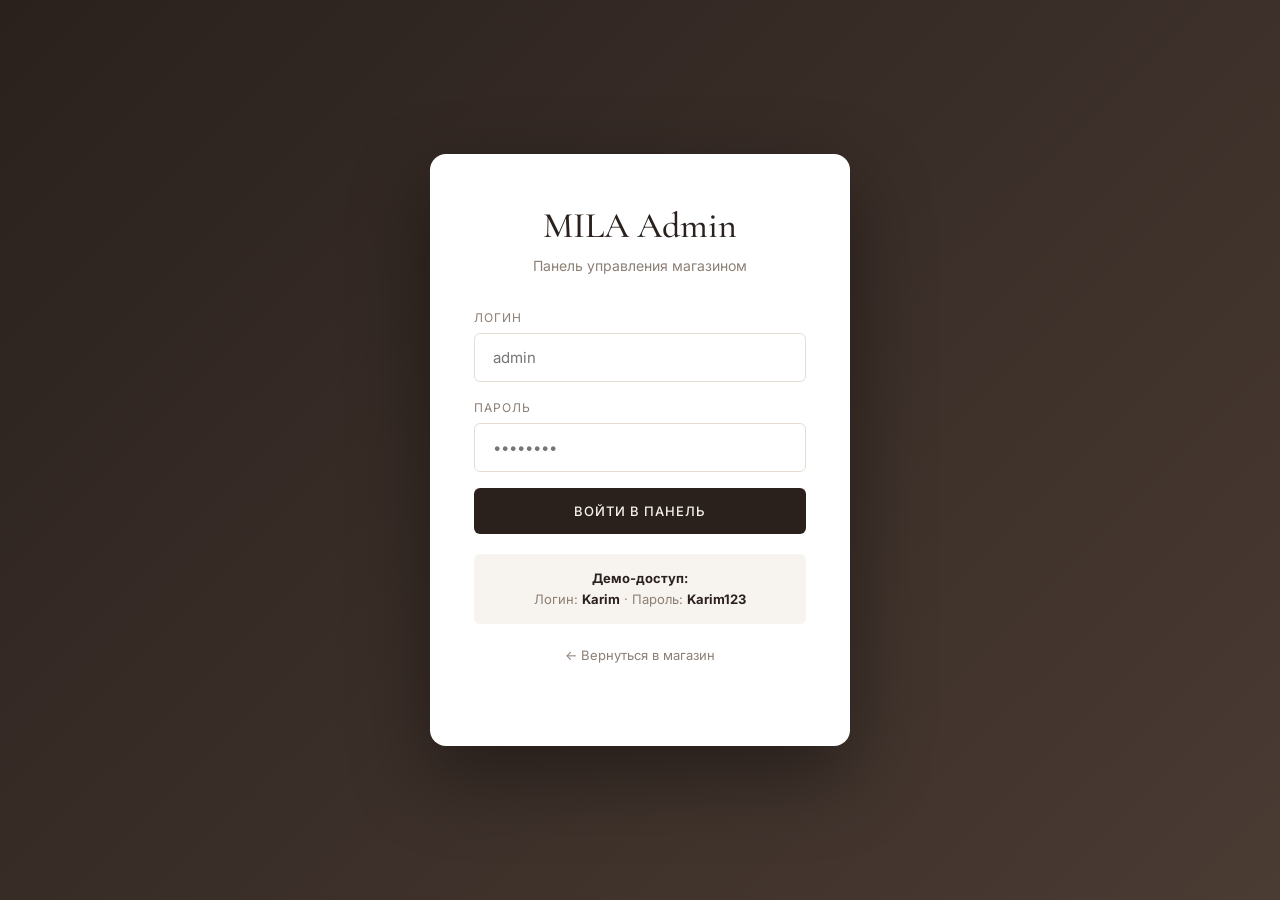
<file: admin.html>
<!DOCTYPE html>
<html lang="ru">
<head>
<meta charset="UTF-8">
<meta name="viewport" content="width=device-width, initial-scale=1.0">
<title>MILA — Админ-панель</title>
<link href="https://fonts.googleapis.com/css2?family=Cormorant+Garamond:wght@400;500;600&family=Inter:wght@300;400;500;600;700&display=swap" rel="stylesheet">
<link rel="stylesheet" href="style.css">
<style>
  .admin-login {
    min-height: 100vh;
    display: flex; align-items: center; justify-content: center;
    background: linear-gradient(135deg, #2A211D 0%, #4A3B33 100%);
    padding: 20px;
  }
  .admin-login__box {
    background: #fff; padding: 50px 44px; border-radius: 16px;
    max-width: 420px; width: 100%; text-align: center;
    box-shadow: 0 30px 80px rgba(0,0,0,.4);
  }
  .admin-login__box h1 { font-family: 'Cormorant Garamond', serif; font-size: 36px; margin-bottom: 8px; }
  .admin-login__box p { color: #8C7F75; font-size: 14px; margin-bottom: 30px; }
  .admin-login__box form { display: flex; flex-direction: column; gap: 16px; text-align: left; }
  .admin-login__box label { font-size: 12px; letter-spacing: 1px; text-transform: uppercase; color: #8C7F75; margin-bottom: 6px; display: block; }
  .admin-login__box input {
    width: 100%; padding: 14px 18px; border: 1px solid #E5DDD3;
    border-radius: 6px; font-size: 15px; outline: none;
  }
  .admin-login__box input:focus { border-color: #2A211D; }
  .admin-login__hint {
    background: #F7F3EE; padding: 14px; border-radius: 6px;
    font-size: 13px; color: #8C7F75; margin-top: 20px;
  }
  .admin-login__hint strong { color: #2A211D; }

  /* ADMIN PANEL */
  .admin {
    display: none; min-height: 100vh; background: #F7F3EE;
  }
  .admin.active { display: block; }
  .admin__header {
    background: #2A211D; color: #F7F3EE; padding: 18px 40px;
    display: flex; justify-content: space-between; align-items: center;
    position: sticky; top: 0; z-index: 10;
  }
  .admin__header h1 { font-family: 'Cormorant Garamond', serif; font-size: 24px; letter-spacing: 3px; }
  .admin__header-actions { display: flex; gap: 12px; align-items: center; }
  .admin__header a, .admin__header button {
    color: #F7F3EE; font-size: 13px; padding: 8px 16px;
    border: 1px solid rgba(247,243,238,.2); border-radius: 30px;
    transition: .2s; background: none; cursor: pointer;
  }
  .admin__header a:hover, .admin__header button:hover { background: #E8CFC1; color: #2A211D; }

  .admin__container { max-width: 1200px; margin: 0 auto; padding: 40px; }
  .admin__stats {
    display: grid; grid-template-columns: repeat(4, 1fr);
    gap: 20px; margin-bottom: 40px;
  }
  .admin__stat {
    background: #fff; padding: 26px; border-radius: 12px;
    box-shadow: 0 4px 16px rgba(42,33,29,.05);
  }
  .admin__stat-label { font-size: 12px; letter-spacing: 1.5px; text-transform: uppercase; color: #8C7F75; margin-bottom: 8px; }
  .admin__stat-value { font-family: 'Cormorant Garamond', serif; font-size: 36px; font-weight: 600; color: #2A211D; }

  .admin__toolbar {
    display: flex; justify-content: space-between; align-items: center;
    margin-bottom: 24px; flex-wrap: wrap; gap: 12px;
  }
  .admin__toolbar h2 { font-family: 'Cormorant Garamond', serif; font-size: 28px; }
  .admin__toolbar-actions { display: flex; gap: 10px; }
  .admin-btn {
    padding: 12px 22px; border-radius: 6px; cursor: pointer;
    font-size: 13px; letter-spacing: 1px; text-transform: uppercase;
    border: none; transition: .2s; font-weight: 500;
  }
  .admin-btn--primary { background: #2A211D; color: #F7F3EE; }
  .admin-btn--primary:hover { background: #C97A7A; }
  .admin-btn--ghost { background: #fff; color: #2A211D; border: 1px solid #E5DDD3; }
  .admin-btn--ghost:hover { border-color: #2A211D; }
  .admin-btn--danger { background: #C97A7A; color: #fff; }
  .admin-btn--danger:hover { background: #a55d5d; }
  .admin-btn--sm { padding: 8px 14px; font-size: 11px; }

  .admin__table {
    background: #fff; border-radius: 12px; overflow: hidden;
    box-shadow: 0 4px 16px rgba(42,33,29,.05);
  }
  .admin__table-head, .admin__row {
    display: grid;
    grid-template-columns: 80px 1fr 120px 100px 120px 90px 120px;
    gap: 16px; padding: 16px 20px; align-items: center;
  }
  .admin__table-head {
    background: #F7F3EE; font-size: 11px; letter-spacing: 1.5px;
    text-transform: uppercase; color: #8C7F75; font-weight: 600;
  }
  .admin__row { border-top: 1px solid #F0EAE2; font-size: 14px; }
  .admin__row:hover { background: #FAF7F4; }
  .admin__row img { width: 60px; height: 75px; object-fit: cover; border-radius: 6px; }
  .admin__row-name { font-weight: 500; }
  .admin__row-cat { font-size: 12px; color: #8C7F75; text-transform: uppercase; letter-spacing: 1px; }
  .admin__row-price { font-weight: 600; }
  .admin__row-actions { display: flex; gap: 6px; }

  .admin__empty {
    text-align: center; padding: 80px 20px; background: #fff; border-radius: 12px;
  }
  .admin__empty-icon { font-size: 60px; margin-bottom: 16px; opacity: .4; }
  .admin__empty h3 { font-family: 'Cormorant Garamond', serif; font-size: 26px; margin-bottom: 10px; }
  .admin__empty p { color: #8C7F75; margin-bottom: 24px; }

  /* ADMIN PRODUCT MODAL */
  .admin-modal {
    position: fixed; inset: 0; background: rgba(42,33,29,.6);
    display: flex; align-items: center; justify-content: center;
    z-index: 100; opacity: 0; pointer-events: none; transition: .3s; padding: 20px;
    overflow-y: auto;
  }
  .admin-modal.active { opacity: 1; pointer-events: auto; }
  .admin-modal__box {
    background: #fff; padding: 40px; border-radius: 16px;
    max-width: 600px; width: 100%; max-height: 90vh; overflow-y: auto;
    position: relative;
  }
  .admin-modal__box h3 { font-family: 'Cormorant Garamond', serif; font-size: 28px; margin-bottom: 24px; }
  .admin-form .form-group { margin-bottom: 16px; }
  .admin-form label { display: block; font-size: 12px; letter-spacing: 1px; text-transform: uppercase; color: #8C7F75; margin-bottom: 6px; }
  .admin-form input, .admin-form select, .admin-form textarea {
    width: 100%; padding: 12px 16px; border: 1px solid #E5DDD3;
    border-radius: 6px; font-size: 14px; outline: none; font-family: inherit;
  }
  .admin-form input:focus, .admin-form select:focus, .admin-form textarea:focus { border-color: #2A211D; }
  .admin-form .form-row { display: grid; grid-template-columns: 1fr 1fr; gap: 14px; }
  .admin-form__actions { display: flex; gap: 12px; margin-top: 24px; }
  .admin-form__actions .admin-btn { flex: 1; }

  @media (max-width: 900px) {
    .admin__stats { grid-template-columns: repeat(2, 1fr); }
    .admin__table-head, .admin__row {
      grid-template-columns: 60px 1fr 90px 110px;
    }
    .admin__table-head > *:nth-child(3),
    .admin__table-head > *:nth-child(5),
    .admin__table-head > *:nth-child(6),
    .admin__row > *:nth-child(3),
    .admin__row > *:nth-child(5),
    .admin__row > *:nth-child(6) { display: none; }
  }
  @media (max-width: 600px) {
    .admin__container, .admin__header { padding: 20px; }
    .admin__stats { grid-template-columns: 1fr 1fr; gap: 12px; }
    .admin-form .form-row { grid-template-columns: 1fr; }
    .admin__table-head { display: none; }
    .admin__row { grid-template-columns: 60px 1fr; padding: 14px; }
    .admin__row-actions { grid-column: 1 / -1; }
  }
</style>
</head>
<body>

<!-- ============ LOGIN SCREEN ============ -->
<div class="admin-login" id="loginScreen">
  <div class="admin-login__box">
    <h1>MILA Admin</h1>
    <p>Панель управления магазином</p>
    <form id="adminLoginForm">
      <div>
        <label>Логин</label>
        <input type="text" id="adminLogin" required placeholder="admin" autocomplete="username">
      </div>
      <div>
        <label>Пароль</label>
        <input type="password" id="adminPassword" required placeholder="••••••••" autocomplete="current-password">
      </div>
      <button type="submit" class="admin-btn admin-btn--primary" style="width:100%; padding:15px;">Войти в панель</button>
    </form>
    <div class="admin-login__hint">
      <strong>Демо-доступ:</strong><br>
      Логин: <strong>Karim</strong> · Пароль: <strong>Karim123</strong>
    </div>
    <p style="margin-top:20px;"><a href="index.html" style="color:#8C7F75; font-size:13px;">← Вернуться в магазин</a></p>
  </div>
</div>

<!-- ============ ADMIN PANEL ============ -->
<div class="admin" id="adminPanel">
  <div class="admin__header">
    <h1>MILA · Админ</h1>
    <div class="admin__header-actions">
      <a href="index.html">← На сайт</a>
      <button id="logoutBtn">Выйти</button>
    </div>
  </div>

  <div class="admin__container">
    <div class="admin__stats">
      <div class="admin__stat">
        <div class="admin__stat-label">Всего товаров</div>
        <div class="admin__stat-value" id="statTotal">0</div>
      </div>
      <div class="admin__stat">
        <div class="admin__stat-label">Платья</div>
        <div class="admin__stat-value" id="statDress">0</div>
      </div>
      <div class="admin__stat">
        <div class="admin__stat-label">Верх</div>
        <div class="admin__stat-value" id="statTop">0</div>
      </div>
      <div class="admin__stat">
        <div class="admin__stat-label">Низ и Аксессуары</div>
        <div class="admin__stat-value" id="statOther">0</div>
      </div>
    </div>
<!-- ВКЛАДКИ -->
<div class="admin-tabs">
  <button class="admin-tab active" data-tab="products">
    📦 Товары
  </button>
  <button class="admin-tab" data-tab="orders">
    🛒 Заказы <span class="admin-tab__badge hidden" id="ordersBadge">0</span>
  </button>
</div>
<div class="admin-tab-content active" id="tabProducts">
    <div class="admin__toolbar">
      <h2>Управление товарами</h2>
      <div class="admin__toolbar-actions">
        <button class="admin-btn admin-btn--ghost" id="resetBtn">Сбросить к демо</button>
        <button class="admin-btn admin-btn--primary" id="addProductBtn">+ Добавить товар</button>
      </div>
    </div>

    <div class="admin__table" id="tableWrap">
      <div class="admin__table-head">
        <div>Фото</div>
        <div>Название</div>
        <div>Категория</div>
        <div>Цена</div>
        <div>Старая цена</div>
        <div>ID</div>
        <div>Действия</div>
      </div>
      <div id="tableBody"></div>
    </div>

    <div class="admin__empty hidden" id="adminEmpty">
      <div class="admin__empty-icon">📦</div>
      <h3>Товаров пока нет</h3>
      <p>Добавьте первый товар, чтобы он появился на сайте</p>
      <button class="admin-btn admin-btn--primary" onclick="openProductModal()">+ Добавить товар</button>
    </div>
  </div>
</div>

  </div><!-- конец tabProducts -->

  <!-- ВКЛАДКА ЗАКАЗОВ -->
  <div class="admin-tab-content" id="tabOrders">

    <div class="admin__toolbar">
      <h2>Заказы клиентов</h2>
      <div class="admin__toolbar-actions">
        <select id="orderStatusFilter" class="admin-select">
          <option value="all">Все заказы</option>
          <option value="new">Новые</option>
          <option value="accepted">Принятые</option>
          <option value="done">Выполненные</option>
          <option value="rejected">Отклонённые</option>
        </select>
        <button class="admin-btn admin-btn--ghost" id="clearOrdersBtn">Очистить все</button>
      </div>
    </div>

    <div class="admin__orders" id="ordersList"></div>

    <div class="admin__empty hidden" id="ordersEmpty">
      <div class="admin__empty-icon">🛒</div>
      <h3>Заказов пока нет</h3>
      <p>Когда клиент оформит заказ — он появится здесь</p>
    </div>

  </div><!-- конец tabOrders -->
  </div><!-- конец admin__container -->
<!-- ============ PRODUCT EDIT MODAL ============ -->
<div class="admin-modal" id="productEditModal">
  <div class="admin-modal__box">
    <h3 id="modalTitle">Новый товар</h3>
    <form class="admin-form" id="productForm">
      <input type="hidden" id="editId">
      <div class="form-group">
        <label>Название *</label>
        <input type="text" id="editName" required placeholder="Платье V-146">
      </div>
      <div class="form-group">
        <label>Ссылка на фото (URL) *</label>
        <input type="url" id="editImg" required placeholder="https://... или images/dress.jpg">
      </div>
      <div class="form-row">
        <div class="form-group">
          <label>Цена (₽) *</label>
          <input type="number" id="editPrice" required min="0" placeholder="7900">
        </div>
        <div class="form-group">
          <label>Старая цена (для скидки)</label>
          <input type="number" id="editOldPrice" min="0" placeholder="9900">
        </div>
      </div>
      <div class="form-group">
        <label>Категория *</label>
        <select id="editCat" required>
          <option value="dress">Платья</option>
          <option value="top">Верх</option>
          <option value="bottom">Низ</option>
          <option value="acc">Аксессуары</option>
        </select>
      </div>
      <div class="form-group">
        <label>Описание</label>
        <textarea id="editDesc" rows="3" placeholder="Короткое описание товара"></textarea>
      </div>
      <div class="form-group">
        <label>Метки (через запятую): new, sale, hit</label>
        <input type="text" id="editBadges" placeholder="new, hit">
      </div>
      <div class="admin-form__actions">
        <button type="button" class="admin-btn admin-btn--ghost" id="cancelEdit">Отмена</button>
        <button type="submit" class="admin-btn admin-btn--primary">Сохранить</button>
      </div>
    </form>
  </div>
</div>

<script src="script.js"></script>
<script>
  window.addEventListener('load', function() {
    if (typeof initAdmin === 'function') {
      initAdmin();
    } else {
      console.error('❌ initAdmin не найден в script.js!');
    }
  });
</script>
</body>
</html>
</file>
<file: style.css>
/* ============================================================
   MILA — style.css
   Часть 1: Reset, переменные, база, кнопки, шапка, hero,
            преимущества, категории, каталог, карточки
   ============================================================ */

/* ============ RESET & BASE ============ */
*, *::before, *::after { margin: 0; padding: 0; box-sizing: border-box; }

:root {
  --cream: #F7F3EE;
  --cream-dark: #EFE8E0;
  --white: #FFFFFF;
  --powder: #E8CFC1;
  --powder-dark: #D9B9A6;
  --dark: #2A211D;
  --text: #3B2F2A;
  --muted: #8C7F75;
  --line: #E5DDD3;
  --pink: #C97A7A;
  --green: #7a9a6b;
  --gold: #D4A373;
  --red: #c94a4a;
  --radius: 6px;
  --radius-lg: 12px;
  --shadow-sm: 0 2px 8px rgba(59,47,42,.06);
  --shadow: 0 10px 30px rgba(59,47,42,.08);
  --shadow-lg: 0 25px 60px rgba(59,47,42,.14);
  --transition: .3s cubic-bezier(.4,0,.2,1);
  --font-serif: 'Cormorant Garamond', Georgia, serif;
  --font-sans: 'Inter', -apple-system, BlinkMacSystemFont, 'Segoe UI', sans-serif;
}

html {
  scroll-behavior: smooth;
  scroll-padding-top: 100px;
}

body {
  font-family: var(--font-sans);
  background: var(--cream);
  color: var(--text);
  line-height: 1.6;
  font-size: 16px;
  overflow-x: hidden;
  -webkit-font-smoothing: antialiased;
  -moz-osx-font-smoothing: grayscale;
}

body.no-scroll { overflow: hidden; }

h1, h2, h3, h4 {
  font-family: var(--font-serif);
  font-weight: 500;
  line-height: 1.2;
  color: var(--dark);
}

a { color: inherit; text-decoration: none; }

button {
  font-family: inherit;
  cursor: pointer;
  border: none;
  background: none;
  color: inherit;
  font-size: inherit;
}

img { display: block; max-width: 100%; height: auto; }

input, select, textarea {
  font-family: inherit;
  font-size: inherit;
  color: inherit;
}

ul { list-style: none; }

.container {
  max-width: 1360px;
  margin: 0 auto;
  padding: 0 40px;
}

.hidden { display: none !important; }

/* ============ BUTTONS ============ */
.btn {
  display: inline-flex;
  align-items: center;
  justify-content: center;
  gap: 10px;
  padding: 16px 36px;
  font-size: 13px;
  letter-spacing: 2px;
  text-transform: uppercase;
  font-weight: 500;
  border-radius: var(--radius);
  transition: var(--transition);
  white-space: nowrap;
  cursor: pointer;
  border: none;
}

.btn--primary {
  background: var(--dark);
  color: var(--cream);
}
.btn--primary:hover {
  background: var(--pink);
  transform: translateY(-2px);
  box-shadow: 0 10px 24px rgba(201,122,122,.3);
}

.btn--ghost {
  background: transparent;
  color: var(--dark);
  border: 1px solid var(--dark);
}
.btn--ghost:hover {
  background: var(--dark);
  color: var(--cream);
}

.btn--light {
  background: var(--cream);
  color: var(--dark);
}
.btn--light:hover {
  background: var(--white);
  transform: translateY(-2px);
}

.btn--full { width: 100%; }

/* ============================================================
   HEADER
   ============================================================ */
.header {
  position: fixed;
  top: 0; left: 0; right: 0;
  background: rgba(247,243,238,.95);
  backdrop-filter: blur(12px);
  -webkit-backdrop-filter: blur(12px);
  border-bottom: 1px solid transparent;
  z-index: 100;
  transition: var(--transition);
}

.header.scrolled {
  border-bottom-color: var(--line);
  box-shadow: 0 4px 20px rgba(59,47,42,.04);
}

.header__inner {
  max-width: 1360px;
  margin: 0 auto;
  padding: 18px 40px;
  display: flex;
  align-items: center;
  justify-content: space-between;
  gap: 30px;
}

.burger {
  display: none;
  flex-direction: column;
  gap: 5px;
  width: 28px;
  padding: 4px;
}
.burger span {
  display: block;
  height: 2px;
  background: var(--dark);
  border-radius: 2px;
  transition: var(--transition);
}

.logo {
  display: flex;
  flex-direction: column;
  line-height: 1;
  text-align: center;
}
.logo__main {
  font-family: var(--font-serif);
  font-size: 26px;
  letter-spacing: 8px;
  font-weight: 600;
  color: var(--dark);
}
.logo__sub {
  font-size: 9px;
  letter-spacing: 4px;
  color: var(--muted);
  margin-top: 4px;
  text-transform: uppercase;
}
.logo--footer {
  align-items: flex-start;
  text-align: left;
  margin-bottom: 20px;
}
.logo--footer .logo__main { color: var(--cream); }

.nav { display: flex; gap: 30px; }
.nav__link {
  font-size: 14px;
  letter-spacing: .5px;
  position: relative;
  padding: 6px 0;
  transition: var(--transition);
  color: var(--text);
}
.nav__link::after {
  content: '';
  position: absolute;
  bottom: 0; left: 0;
  width: 0; height: 1px;
  background: var(--dark);
  transition: width var(--transition);
}
.nav__link:hover::after { width: 100%; }

.header__icons {
  display: flex;
  gap: 14px;
  align-items: center;
}

.icon-btn {
  position: relative;
  width: 42px; height: 42px;
  border-radius: 50%;
  display: flex;
  align-items: center;
  justify-content: center;
  transition: var(--transition);
  color: var(--dark);
}
.icon-btn:hover {
  background: var(--cream-dark);
  transform: translateY(-1px);
}
.icon-btn__badge {
  position: absolute;
  top: 4px; right: 2px;
  min-width: 18px;
  height: 18px;
  padding: 0 5px;
  border-radius: 10px;
  background: var(--pink);
  color: #fff;
  font-size: 10px;
  font-weight: 600;
  display: flex;
  align-items: center;
  justify-content: center;
  font-family: var(--font-sans);
}
.icon-btn__badge.hidden { display: none; }

/* SEARCH */
.search-bar {
  display: none;
  background: var(--white);
  border-top: 1px solid var(--line);
  position: relative;
}
.search-bar.active {
  display: block;
  animation: slideDown .3s;
}
@keyframes slideDown {
  from { opacity: 0; transform: translateY(-10px); }
  to { opacity: 1; transform: translateY(0); }
}
.search-bar__inner {
  max-width: 1360px;
  margin: 0 auto;
  padding: 20px 40px;
  display: flex;
  gap: 12px;
  align-items: center;
}
.search-bar input {
  flex: 1;
  padding: 14px 20px;
  border: 1px solid var(--line);
  border-radius: var(--radius);
  background: var(--cream);
  font-size: 15px;
  outline: none;
  transition: var(--transition);
}
.search-bar input:focus {
  border-color: var(--dark);
  background: var(--white);
}
.search-bar__close {
  font-size: 28px;
  width: 40px; height: 40px;
  border-radius: 50%;
  display: flex;
  align-items: center;
  justify-content: center;
  color: var(--muted);
  transition: var(--transition);
}
.search-bar__close:hover {
  background: var(--cream);
  color: var(--dark);
}

.search-suggest {
  max-width: 1360px;
  margin: 0 auto;
  padding: 0 40px 20px;
}
.search-suggest__item {
  padding: 12px 16px;
  display: flex;
  gap: 12px;
  align-items: center;
  cursor: pointer;
  border-radius: var(--radius);
  transition: var(--transition);
}
.search-suggest__item:hover { background: var(--cream); }
.search-suggest__item img {
  width: 44px; height: 56px;
  object-fit: cover;
  border-radius: 4px;
}
.search-suggest__item div { font-size: 14px; }
.search-suggest__empty {
  padding: 20px;
  text-align: center;
  color: var(--muted);
  font-size: 14px;
}

/* ============================================================
   HERO
   ============================================================ */
.hero {
  position: relative;
  min-height: 100vh;
  display: flex;
  align-items: center;
  padding: 120px 40px 80px;
  overflow: hidden;
}
.hero__bg {
  position: absolute;
  inset: 0;
  background-size: cover;
  background-position: center;
  transform: scale(1.05);
  animation: heroZoom 20s ease-in-out infinite alternate;
}
@keyframes heroZoom {
  from { transform: scale(1.05); }
  to { transform: scale(1.12); }
}
.hero__overlay {
  position: absolute;
  inset: 0;
  background: linear-gradient(
    90deg,
    rgba(42,33,29,.75) 0%,
    rgba(42,33,29,.45) 50%,
    rgba(42,33,29,.25) 100%
  );
}
.hero__content {
  position: relative;
  max-width: 700px;
  margin-left: calc((100vw - 1360px) / 2);
  padding-left: 40px;
  color: var(--cream);
  animation: fadeUp .9s .2s both;
}
@keyframes fadeUp {
  from { opacity: 0; transform: translateY(30px); }
  to { opacity: 1; transform: translateY(0); }
}
.hero__label {
  font-size: 12px;
  letter-spacing: 4px;
  text-transform: uppercase;
  color: var(--powder);
  margin-bottom: 24px;
}
.hero__title {
  font-size: clamp(42px, 6vw, 88px);
  line-height: 1.05;
  margin-bottom: 28px;
  color: var(--cream);
  font-family: var(--font-serif);
}
.hero__text {
  font-size: 17px;
  line-height: 1.7;
  color: rgba(247,243,238,.85);
  margin-bottom: 40px;
  max-width: 520px;
}
.hero__actions {
  display: flex;
  gap: 14px;
  flex-wrap: wrap;
  margin-bottom: 60px;
}
.hero__actions .btn--ghost {
  color: var(--cream);
  border-color: rgba(247,243,238,.4);
}
.hero__actions .btn--ghost:hover {
  background: var(--cream);
  color: var(--dark);
  border-color: var(--cream);
}

.hero__stats {
  display: flex;
  gap: 50px;
  padding-top: 30px;
  border-top: 1px solid rgba(247,243,238,.2);
}
.hero__stats div { display: flex; flex-direction: column; }
.hero__stats strong {
  font-family: var(--font-serif);
  font-size: 32px;
  font-weight: 500;
  color: var(--powder);
}
.hero__stats span {
  font-size: 12px;
  letter-spacing: 1px;
  color: rgba(247,243,238,.65);
  text-transform: uppercase;
}

.hero__scroll {
  position: absolute;
  bottom: 30px; left: 50%;
  transform: translateX(-50%);
  display: flex;
  flex-direction: column;
  align-items: center;
  gap: 10px;
  color: rgba(247,243,238,.6);
  font-size: 11px;
  letter-spacing: 3px;
  text-transform: uppercase;
}
.hero__scroll-line {
  width: 1px;
  height: 40px;
  background: rgba(247,243,238,.4);
  position: relative;
  overflow: hidden;
}
.hero__scroll-line::after {
  content: '';
  position: absolute;
  top: 0; left: 0;
  width: 100%; height: 50%;
  background: var(--powder);
  animation: scrollDown 2s infinite;
}
@keyframes scrollDown {
  from { transform: translateY(-100%); }
  to { transform: translateY(200%); }
}

/* ============================================================
   ADVANTAGES
   ============================================================ */
.advantages {
  padding: 60px 0;
  background: var(--white);
}
.advantages__grid {
  display: grid;
  grid-template-columns: repeat(4, 1fr);
  gap: 30px;
}
.advantage {
  text-align: center;
  padding: 30px 20px;
  border-radius: var(--radius);
  transition: var(--transition);
}
.advantage:hover {
  background: var(--cream);
  transform: translateY(-4px);
}
.advantage__icon {
  font-size: 36px;
  margin-bottom: 14px;
  display: block;
}
.advantage h3 {
  font-size: 18px;
  margin-bottom: 8px;
  font-family: var(--font-sans);
  font-weight: 600;
}
.advantage p {
  font-size: 14px;
  color: var(--muted);
}

/* ============================================================
   SECTION HEADS
   ============================================================ */
.section-head {
  text-align: center;
  margin-bottom: 50px;
}
.section-head__label {
  display: inline-block;
  font-size: 12px;
  letter-spacing: 4px;
  text-transform: uppercase;
  color: var(--muted);
  margin-bottom: 14px;
}
.section-head__title {
  font-size: clamp(32px, 4vw, 52px);
  font-family: var(--font-serif);
}

/* ============================================================
   CATEGORIES
   ============================================================ */
.categories-section {
  padding: 100px 0;
}
.categories {
  display: grid;
  grid-template-columns: repeat(4, 1fr);
  gap: 20px;
}
.category {
  position: relative;
  aspect-ratio: 3/4;
  border-radius: var(--radius-lg);
  overflow: hidden;
  cursor: pointer;
  transition: transform var(--transition);
  display: block;
}
.category:hover { transform: translateY(-8px); }
.category__img {
  position: absolute;
  inset: 0;
  background-size: cover;
  background-position: center;
  transition: transform .6s;
}
.category:hover .category__img { transform: scale(1.1); }
.category__overlay {
  position: absolute;
  inset: 0;
  background: linear-gradient(180deg, transparent 40%, rgba(42,33,29,.85) 100%);
  transition: var(--transition);
}
.category__content {
  position: absolute;
  bottom: 0; left: 0; right: 0;
  padding: 30px 26px;
  color: var(--cream);
}
.category__content h3 {
  font-size: 28px;
  margin-bottom: 6px;
  color: var(--cream);
  font-family: var(--font-serif);
}
.category__content span {
  font-size: 13px;
  letter-spacing: 1px;
  opacity: .85;
}

/* ============================================================
   CATALOG
   ============================================================ */
.catalog {
  padding: 100px 0;
  background: var(--white);
}
.catalog__toolbar {
  display: flex;
  justify-content: space-between;
  align-items: center;
  gap: 20px;
  margin-bottom: 25px;
  flex-wrap: wrap;
}
.filters {
  display: flex;
  gap: 10px;
  flex-wrap: wrap;
}
.filter-btn {
  padding: 10px 22px;
  border: 1px solid var(--line);
  border-radius: 30px;
  background: var(--white);
  font-size: 14px;
  transition: var(--transition);
  color: var(--text);
}
.filter-btn:hover { border-color: var(--dark); }
.filter-btn.active {
  background: var(--dark);
  color: var(--cream);
  border-color: var(--dark);
}

.sort {
  display: flex;
  align-items: center;
  gap: 10px;
  font-size: 14px;
  color: var(--muted);
}
.sort select {
  padding: 10px 14px;
  border: 1px solid var(--line);
  border-radius: var(--radius);
  background: var(--white);
  outline: none;
  cursor: pointer;
  color: var(--text);
}
.sort select:focus { border-color: var(--dark); }

.catalog__count {
  font-size: 14px;
  color: var(--muted);
  margin-bottom: 30px;
}
.catalog__count strong { color: var(--dark); }

.products {
  display: grid;
  grid-template-columns: repeat(4, 1fr);
  gap: 30px;
  min-height: 200px;
}

.catalog__empty {
  text-align: center;
  padding: 80px 20px;
}
.catalog__empty-emoji {
  font-size: 64px;
  margin-bottom: 20px;
}
.catalog__empty h3 {
  font-size: 28px;
  margin-bottom: 10px;
  font-family: var(--font-serif);
}
.catalog__empty p {
  color: var(--muted);
  margin-bottom: 25px;
}

/* ============================================================
   PRODUCT CARD
   ============================================================ */
.product {
  background: var(--white);
  border-radius: var(--radius-lg);
  overflow: hidden;
  transition: transform var(--transition), box-shadow var(--transition);
  display: flex;
  flex-direction: column;
  position: relative;
}
.product:hover {
  transform: translateY(-8px);
  box-shadow: var(--shadow-lg);
}

.product__image {
  position: relative;
  aspect-ratio: 3/4;
  overflow: hidden;
  background: var(--cream);
  cursor: pointer;
}
.product__image img {
  width: 100%;
  height: 100%;
  object-fit: cover;
  transition: transform .6s;
}
.product:hover .product__image img { transform: scale(1.08); }

.product__badges {
  position: absolute;
  top: 14px;
  left: 14px;
  display: flex;
  flex-direction: column;
  gap: 6px;
  z-index: 2;
}
.badge {
  padding: 5px 12px;
  font-size: 10px;
  letter-spacing: 1.5px;
  text-transform: uppercase;
  font-weight: 600;
  border-radius: 4px;
  color: #fff;
}
.badge--new { background: var(--dark); }
.badge--sale { background: var(--pink); }
.badge--hit { background: var(--gold); }

.fav-btn {
  position: absolute;
  top: 14px;
  right: 14px;
  width: 40px;
  height: 40px;
  background: rgba(255,255,255,.95);
  border-radius: 50%;
  display: flex;
  align-items: center;
  justify-content: center;
  transition: var(--transition);
  z-index: 2;
  color: var(--muted);
  font-size: 16px;
}
.fav-btn:hover {
  background: var(--white);
  transform: scale(1.1);
  color: var(--pink);
}
.fav-btn.active { color: var(--pink); }

.product__quick {
  position: absolute;
  bottom: 0;
  left: 0;
  right: 0;
  padding: 14px;
  background: rgba(42,33,29,.9);
  color: var(--cream);
  font-size: 12px;
  letter-spacing: 2px;
  text-transform: uppercase;
  text-align: center;
  transform: translateY(100%);
  transition: transform var(--transition);
  z-index: 2;
  font-weight: 500;
}
.product:hover .product__quick { transform: translateY(0); }

.product__body {
  padding: 20px 22px 22px;
  display: flex;
  flex-direction: column;
  gap: 10px;
  flex: 1;
}
.product__cat {
  font-size: 11px;
  letter-spacing: 2px;
  text-transform: uppercase;
  color: var(--muted);
}
.product__name {
  font-size: 17px;
  font-family: var(--font-serif);
  font-weight: 500;
  line-height: 1.3;
  color: var(--dark);
  cursor: pointer;
  transition: color var(--transition);
}
.product__name:hover { color: var(--pink); }

.product__rating {
  font-size: 12px;
  color: var(--gold);
  letter-spacing: 1px;
}
.product__rating span {
  color: var(--muted);
  margin-left: 4px;
}

.product__sizes {
  display: flex;
  gap: 6px;
  flex-wrap: wrap;
}
.product__size {
  padding: 4px 9px;
  border: 1px solid var(--line);
  border-radius: 3px;
  font-size: 11px;
  cursor: pointer;
  transition: var(--transition);
  background: var(--white);
}
.product__size:hover,
.product__size.active {
  border-color: var(--dark);
  background: var(--dark);
  color: var(--cream);
}

.product__price {
  display: flex;
  align-items: baseline;
  gap: 10px;
  margin-top: auto;
  padding-top: 6px;
}
.product__price-current {
  font-size: 20px;
  font-weight: 600;
  color: var(--dark);
}
.product__price-old {
  font-size: 14px;
  color: var(--muted);
  text-decoration: line-through;
}

.product__add {
  margin-top: 10px;
  padding: 14px;
  background: var(--dark);
  color: var(--cream);
  font-size: 12px;
  letter-spacing: 2px;
  text-transform: uppercase;
  border-radius: var(--radius);
  transition: var(--transition);
  width: 100%;
  font-weight: 500;
}
.product__add:hover { background: var(--pink); }
.product__add.added { background: var(--green); }
.product__add:disabled {
  opacity: .6;
  cursor: not-allowed;
}/* ============================================================
   MILA — style.css
   Часть 2: Промо, о бренде, отзывы, подписка, футер,
            корзина, модалки (авторизация, заказ, товар),
            toast, back-to-top, адаптив
   ============================================================ */

/* ============================================================
   PROMO BANNER (акция с таймером)
   ============================================================ */
.promo {
  padding: 80px 0;
  background: var(--dark);
  color: var(--cream);
  position: relative;
  overflow: hidden;
}
.promo::before {
  content: '';
  position: absolute;
  top: -50%; right: -20%;
  width: 600px;
  height: 600px;
  background: radial-gradient(circle, rgba(232,207,193,.15) 0%, transparent 70%);
  border-radius: 50%;
  pointer-events: none;
}
.promo__inner {
  display: grid;
  grid-template-columns: 1fr auto;
  gap: 60px;
  align-items: center;
  position: relative;
  z-index: 1;
}
.promo__label {
  display: inline-block;
  font-size: 12px;
  letter-spacing: 4px;
  text-transform: uppercase;
  color: var(--powder);
  margin-bottom: 18px;
}
.promo h2 {
  font-size: clamp(36px, 5vw, 62px);
  color: var(--cream);
  margin-bottom: 15px;
  font-family: var(--font-serif);
}
.promo p {
  font-size: 16px;
  color: rgba(247,243,238,.75);
  margin-bottom: 30px;
  max-width: 480px;
}
.promo__timer {
  display: flex;
  gap: 16px;
}
.promo__timer-item {
  min-width: 80px;
  text-align: center;
  padding: 18px 14px;
  background: rgba(255,255,255,.06);
  border: 1px solid rgba(255,255,255,.1);
  border-radius: var(--radius);
  transition: var(--transition);
}
.promo__timer-item:hover {
  background: rgba(255,255,255,.1);
  transform: translateY(-3px);
}
.promo__timer-item strong {
  display: block;
  font-family: var(--font-serif);
  font-size: 34px;
  font-weight: 500;
  color: var(--powder);
  margin-bottom: 4px;
  line-height: 1;
}
.promo__timer-item span {
  font-size: 10px;
  letter-spacing: 2px;
  text-transform: uppercase;
  color: rgba(247,243,238,.6);
}

/* ============================================================
   ABOUT (о бренде)
   ============================================================ */
.about {
  padding: 100px 0;
}
.about__grid {
  display: grid;
  grid-template-columns: 1fr 1fr;
  gap: 70px;
  align-items: center;
}
.about__image {
  aspect-ratio: 4/5;
  border-radius: var(--radius-lg);
  background-size: cover;
  background-position: center;
  box-shadow: var(--shadow);
  transition: transform var(--transition);
}
.about__image:hover { transform: scale(1.02); }

.about__content .section-head__label {
  display: block;
  margin-bottom: 16px;
}
.about__content h2 {
  font-size: clamp(32px, 4vw, 48px);
  margin-bottom: 22px;
  font-family: var(--font-serif);
}
.about__content > p {
  font-size: 16px;
  color: var(--muted);
  margin-bottom: 28px;
  line-height: 1.8;
}
.about__list {
  list-style: none;
  margin-bottom: 36px;
  display: flex;
  flex-direction: column;
  gap: 12px;
}
.about__list li {
  font-size: 15px;
  color: var(--text);
  padding-left: 4px;
}

/* ============================================================
   REVIEWS (отзывы)
   ============================================================ */
.reviews {
  padding: 100px 0;
  background: var(--white);
}
.reviews__grid {
  display: grid;
  grid-template-columns: repeat(4, 1fr);
  gap: 24px;
}
.review {
  background: var(--cream);
  padding: 32px 28px;
  border-radius: var(--radius-lg);
  display: flex;
  flex-direction: column;
  gap: 16px;
  transition: var(--transition);
}
.review:hover {
  transform: translateY(-4px);
  box-shadow: var(--shadow);
}
.review__stars {
  color: var(--gold);
  letter-spacing: 3px;
  font-size: 15px;
}
.review__text {
  font-size: 14px;
  line-height: 1.7;
  color: var(--text);
  font-style: italic;
  flex: 1;
}
.review__author {
  display: flex;
  gap: 12px;
  align-items: center;
  padding-top: 16px;
  border-top: 1px solid var(--line);
}
.review__avatar {
  width: 42px;
  height: 42px;
  border-radius: 50%;
  background: var(--powder);
  color: var(--dark);
  display: flex;
  align-items: center;
  justify-content: center;
  font-weight: 600;
  font-family: var(--font-serif);
  font-size: 18px;
  flex-shrink: 0;
}
.review__author strong {
  display: block;
  font-size: 14px;
  font-weight: 600;
}
.review__author span {
  font-size: 12px;
  color: var(--muted);
}

/* ============================================================
   SUBSCRIBE (подписка)
   ============================================================ */
.subscribe {
  padding: 80px 0;
  background: var(--powder);
}
.subscribe__inner {
  display: grid;
  grid-template-columns: 1fr 1fr;
  gap: 60px;
  align-items: center;
}
.subscribe__content h2 {
  font-size: clamp(28px, 3.5vw, 42px);
  margin-bottom: 14px;
  font-family: var(--font-serif);
}
.subscribe__content p {
  font-size: 15px;
  opacity: .8;
}
.subscribe__form {
  display: flex;
  gap: 10px;
}
.subscribe__form input {
  flex: 1;
  padding: 16px 22px;
  border: 2px solid transparent;
  background: rgba(255,255,255,.7);
  border-radius: var(--radius);
  font-size: 15px;
  outline: none;
  transition: var(--transition);
  color: var(--text);
}
.subscribe__form input:focus {
  background: var(--white);
  border-color: var(--dark);
}

/* ============================================================
   FOOTER
   ============================================================ */
.footer {
  background: var(--dark);
  color: var(--cream);
  padding: 80px 0 0;
}
.footer__grid {
  display: grid;
  grid-template-columns: 2fr 1fr 1fr 1fr;
  gap: 50px;
  padding-bottom: 60px;
}
.footer__col h4 {
  font-family: var(--font-sans);
  font-size: 13px;
  letter-spacing: 2px;
  text-transform: uppercase;
  margin-bottom: 20px;
  color: var(--powder);
  font-weight: 600;
}
.footer__col p {
  font-size: 14px;
  opacity: .75;
  margin-bottom: 22px;
  line-height: 1.7;
}
.footer__col ul {
  display: flex;
  flex-direction: column;
  gap: 10px;
}
.footer__col ul li {
  font-size: 14px;
  opacity: .8;
}
.footer__col a {
  transition: var(--transition);
  display: inline-block;
}
.footer__col a:hover {
  opacity: 1;
  color: var(--powder);
  padding-left: 4px;
}

.footer__socials {
  display: flex;
  gap: 10px;
}
.footer__socials a {
  width: 40px;
  height: 40px;
  border-radius: 50%;
  border: 1px solid rgba(247,243,238,.2);
  display: flex;
  align-items: center;
  justify-content: center;
  font-size: 12px;
  font-weight: 600;
  transition: var(--transition);
}
.footer__socials a:hover {
  background: var(--powder);
  color: var(--dark);
  border-color: var(--powder);
  transform: translateY(-3px);
}

.footer__bottom {
  border-top: 1px solid rgba(247,243,238,.1);
  padding: 24px 0;
}
.footer__bottom-inner {
  display: flex;
  justify-content: space-between;
  font-size: 12px;
  opacity: .6;
  flex-wrap: wrap;
  gap: 12px;
}

/* ============================================================
   OVERLAY
   ============================================================ */
.overlay {
  position: fixed;
  inset: 0;
  background: rgba(42,33,29,.5);
  backdrop-filter: blur(3px);
  -webkit-backdrop-filter: blur(3px);
  opacity: 0;
  pointer-events: none;
  transition: opacity var(--transition);
  z-index: 200;
}
.overlay.active {
  opacity: 1;
  pointer-events: auto;
}

/* ============================================================
   CART PANEL
   ============================================================ */
.cart-panel {
  position: fixed;
  top: 0;
  right: -480px;
  width: 440px;
  max-width: 100%;
  height: 100vh;
  background: var(--white);
  z-index: 300;
  transition: right .4s cubic-bezier(.4,0,.2,1);
  display: flex;
  flex-direction: column;
  box-shadow: -20px 0 60px rgba(42,33,29,.2);
}
.cart-panel.active { right: 0; }

.cart-panel__head {
  padding: 26px 30px;
  display: flex;
  justify-content: space-between;
  align-items: center;
  border-bottom: 1px solid var(--line);
}
.cart-panel__head h3 {
  font-size: 24px;
  font-family: var(--font-serif);
}

.close-btn {
  width: 40px;
  height: 40px;
  font-size: 28px;
  line-height: 1;
  border-radius: 50%;
  display: flex;
  align-items: center;
  justify-content: center;
  color: var(--muted);
  transition: var(--transition);
}
.close-btn:hover {
  background: var(--cream);
  color: var(--dark);
  transform: rotate(90deg);
}

.cart-panel__body {
  flex: 1;
  overflow-y: auto;
  padding: 20px 30px;
}
.cart-panel__body::-webkit-scrollbar { width: 6px; }
.cart-panel__body::-webkit-scrollbar-track { background: transparent; }
.cart-panel__body::-webkit-scrollbar-thumb {
  background: var(--line);
  border-radius: 3px;
}
.cart-panel__body::-webkit-scrollbar-thumb:hover { background: var(--muted); }

.cart-empty {
  text-align: center;
  padding: 80px 20px;
}
.cart-empty__icon {
  font-size: 64px;
  margin-bottom: 20px;
  opacity: .5;
}
.cart-empty h3 {
  font-size: 22px;
  margin-bottom: 10px;
  font-family: var(--font-serif);
}
.cart-empty p {
  font-size: 14px;
  color: var(--muted);
  margin-bottom: 24px;
}

.cart-item {
  display: grid;
  grid-template-columns: 80px 1fr auto;
  gap: 16px;
  padding: 20px 0;
  border-bottom: 1px solid var(--line);
  animation: fadeIn .3s;
}
@keyframes fadeIn {
  from { opacity: 0; transform: translateY(10px); }
  to { opacity: 1; transform: translateY(0); }
}
.cart-item:last-child { border-bottom: none; }

.cart-item img {
  width: 80px;
  height: 100px;
  object-fit: cover;
  border-radius: var(--radius);
}
.cart-item__info h4 {
  font-family: var(--font-sans);
  font-size: 15px;
  font-weight: 500;
  margin-bottom: 6px;
  color: var(--dark);
  line-height: 1.3;
}
.cart-item__info .cart-item__price {
  font-size: 14px;
  color: var(--muted);
  margin-bottom: 12px;
}
.cart-item__controls {
  display: inline-flex;
  align-items: center;
  border: 1px solid var(--line);
  border-radius: var(--radius);
  overflow: hidden;
}
.cart-item__controls button {
  width: 30px;
  height: 30px;
  font-size: 16px;
  color: var(--dark);
  transition: var(--transition);
}
.cart-item__controls button:hover { background: var(--cream); }
.cart-item__controls span {
  padding: 0 12px;
  font-size: 14px;
  font-weight: 500;
  min-width: 32px;
  text-align: center;
}
.cart-item__remove {
  font-size: 20px;
  color: var(--muted);
  align-self: start;
  padding: 4px;
  transition: var(--transition);
  line-height: 1;
}
.cart-item__remove:hover {
  color: var(--pink);
  transform: rotate(90deg);
}

.cart-panel__footer {
  padding: 24px 30px;
  border-top: 1px solid var(--line);
  background: var(--cream);
}
.cart-panel__row {
  display: flex;
  justify-content: space-between;
  font-size: 14px;
  padding: 6px 0;
  color: var(--muted);
}
.cart-panel__row strong { color: var(--dark); }
.cart-panel__row--total {
  font-size: 16px;
  padding: 14px 0;
  border-top: 1px solid var(--line);
  margin-top: 8px;
  margin-bottom: 14px;
}
.cart-panel__row--total strong {
  font-size: 22px;
  font-weight: 600;
}

/* ============================================================
   MODALS (общая база)
   ============================================================ */
.modal {
  position: fixed;
  inset: 0;
  background: rgba(42,33,29,.6);
  backdrop-filter: blur(4px);
  -webkit-backdrop-filter: blur(4px);
  display: flex;
  align-items: center;
  justify-content: center;
  z-index: 400;
  opacity: 0;
  pointer-events: none;
  transition: opacity var(--transition);
  padding: 20px;
  overflow-y: auto;
}
.modal.active {
  opacity: 1;
  pointer-events: auto;
}

.modal__box {
  background: var(--white);
  border-radius: var(--radius-lg);
  padding: 44px 40px;
  max-width: 540px;
  width: 100%;
  position: relative;
  transform: scale(.9);
  transition: transform var(--transition);
  max-height: 92vh;
  overflow-y: auto;
  box-shadow: 0 30px 80px rgba(0,0,0,.3);
}
.modal.active .modal__box { transform: scale(1); }
.modal__box--center {
  text-align: center;
  max-width: 480px;
}
.modal__box--product {
  max-width: 900px;
  padding: 0;
  overflow: hidden;
}

.modal__close {
  position: absolute;
  top: 16px;
  right: 16px;
  width: 36px;
  height: 36px;
  border-radius: 50%;
  font-size: 24px;
  color: var(--muted);
  display: flex;
  align-items: center;
  justify-content: center;
  transition: var(--transition);
  z-index: 5;
  background: rgba(255,255,255,.9);
}
.modal__close:hover {
  background: var(--cream);
  color: var(--dark);
  transform: rotate(90deg);
}

.modal__box h3 {
  font-size: 28px;
  margin-bottom: 8px;
  text-align: center;
  font-family: var(--font-serif);
}
.modal__sub {
  text-align: center;
  font-size: 14px;
  color: var(--muted);
  margin-bottom: 30px;
}

/* ============================================================
   AUTH MODAL (вход/регистрация)
   ============================================================ */
.btn-google {
  display: flex;
  align-items: center;
  justify-content: center;
  gap: 12px;
  width: 100%;
  padding: 15px 20px;
  background: var(--white);
  border: 1px solid var(--line);
  border-radius: var(--radius);
  font-size: 14px;
  font-weight: 500;
  color: var(--text);
  transition: var(--transition);
  margin-bottom: 20px;
  cursor: pointer;
}
.btn-google:hover {
  border-color: var(--dark);
  box-shadow: var(--shadow-sm);
  transform: translateY(-1px);
}
.btn-google svg { flex-shrink: 0; }

.auth-divider {
  display: flex;
  align-items: center;
  gap: 14px;
  margin: 20px 0;
  color: var(--muted);
  font-size: 12px;
  letter-spacing: 2px;
  text-transform: uppercase;
}
.auth-divider::before,
.auth-divider::after {
  content: '';
  flex: 1;
  height: 1px;
  background: var(--line);
}

.auth-form .form-group { margin-bottom: 14px; }
.auth-form label {
  display: block;
  font-size: 12px;
  letter-spacing: 1px;
  text-transform: uppercase;
  color: var(--muted);
  margin-bottom: 8px;
}
.auth-form input {
  width: 100%;
  padding: 13px 16px;
  border: 1px solid var(--line);
  border-radius: var(--radius);
  background: var(--white);
  color: var(--text);
  outline: none;
  font-size: 15px;
  transition: var(--transition);
}
.auth-form input:focus { border-color: var(--dark); }

.auth-hint {
  text-align: center;
  font-size: 13px;
  color: var(--muted);
  margin-top: 20px;
}
.auth-hint a {
  color: var(--dark);
  text-decoration: underline;
  cursor: pointer;
}

.auth-admin-hint {
  margin-top: 20px;
  padding: 14px;
  background: var(--cream);
  border-radius: var(--radius);
  font-size: 13px;
  color: var(--muted);
  text-align: center;
}
.auth-admin-hint a {
  color: var(--dark);
  font-weight: 500;
  text-decoration: underline;
}

/* USER MENU (в шапке когда залогинен) */
.user-menu {
  position: absolute;
  top: calc(100% + 10px);
  right: 0;
  background: var(--white);
  border-radius: var(--radius);
  box-shadow: var(--shadow);
  min-width: 220px;
  padding: 8px;
  z-index: 150;
  animation: slideDown .2s;
}
.user-menu__item {
  display: flex;
  align-items: center;
  gap: 10px;
  padding: 12px 16px;
  border-radius: 4px;
  font-size: 14px;
  cursor: pointer;
  transition: var(--transition);
  color: var(--text);
  width: 100%;
  text-align: left;
  border: none;
  background: none;
}
.user-menu__item:hover { background: var(--cream); }
.user-menu__divider {
  height: 1px;
  background: var(--line);
  margin: 6px 0;
}

/* ============================================================
   CHECKOUT FORM
   ============================================================ */
.checkout-form .form-group { margin-bottom: 16px; }
.checkout-form label {
  display: block;
  font-size: 12px;
  letter-spacing: 1px;
  text-transform: uppercase;
  color: var(--muted);
  margin-bottom: 8px;
}
.checkout-form input,
.checkout-form select,
.checkout-form textarea {
  width: 100%;
  padding: 13px 16px;
  border: 1px solid var(--line);
  border-radius: var(--radius);
  background: var(--white);
  color: var(--text);
  outline: none;
  font-size: 15px;
  transition: var(--transition);
}
.checkout-form input:focus,
.checkout-form select:focus,
.checkout-form textarea:focus { border-color: var(--dark); }
.checkout-form textarea { resize: vertical; min-height: 60px; }
.checkout-form .form-row {
  display: grid;
  grid-template-columns: 1fr 1fr;
  gap: 14px;
}

.checkout-summary {
  background: var(--cream);
  padding: 18px 20px;
  border-radius: var(--radius);
  margin: 22px 0;
  font-size: 14px;
}
.checkout-summary__row {
  display: flex;
  justify-content: space-between;
  padding: 5px 0;
  color: var(--muted);
}
.checkout-summary__row strong { color: var(--dark); }
.checkout-summary__row--total {
  border-top: 1px solid var(--line);
  padding-top: 12px;
  margin-top: 8px;
  font-size: 16px;
}
.checkout-summary__row--total strong { font-size: 20px; }

.modal__actions {
  display: flex;
  gap: 12px;
}
.modal__actions .btn {
  flex: 1;
  padding: 15px 20px;
}

/* ============================================================
   SUCCESS MODAL
   ============================================================ */
.success-icon {
  width: 80px;
  height: 80px;
  border-radius: 50%;
  background: var(--green);
  color: #fff;
  font-size: 44px;
  display: flex;
  align-items: center;
  justify-content: center;
  margin: 0 auto 22px;
  animation: pop .5s cubic-bezier(.34,1.56,.64,1);
}
@keyframes pop {
  from { transform: scale(0); opacity: 0; }
  to { transform: scale(1); opacity: 1; }
}

.success-info {
  background: var(--cream);
  padding: 18px;
  border-radius: var(--radius);
  margin: 22px 0;
  font-size: 14px;
}
.success-info div {
  display: flex;
  justify-content: space-between;
  padding: 5px 0;
}
.success-info span { color: var(--muted); }
.success-info strong { color: var(--dark); }

/* ============================================================
   PRODUCT QUICK VIEW
   ============================================================ */
.product-view {
  display: grid;
  grid-template-columns: 1fr 1fr;
  min-height: 500px;
}
.product-view__image {
  background: var(--cream);
  position: relative;
  overflow: hidden;
}
.product-view__image img {
  width: 100%;
  height: 100%;
  object-fit: cover;
}
.product-view__content {
  padding: 50px 44px;
  display: flex;
  flex-direction: column;
  gap: 16px;
  overflow-y: auto;
  max-height: 92vh;
}
.product-view__cat {
  font-size: 12px;
  letter-spacing: 2px;
  text-transform: uppercase;
  color: var(--muted);
}
.product-view__title {
  font-family: var(--font-serif);
  font-size: 32px;
  line-height: 1.2;
  color: var(--dark);
}
.product-view__rating {
  color: var(--gold);
  letter-spacing: 2px;
  font-size: 14px;
}
.product-view__rating span { color: var(--muted); margin-left: 6px; }
.product-view__desc {
  font-size: 15px;
  color: var(--muted);
  line-height: 1.7;
}
.product-view__price {
  display: flex;
  gap: 14px;
  align-items: baseline;
  padding: 10px 0;
}
.product-view__price-current {
  font-size: 32px;
  font-weight: 600;
  color: var(--dark);
  font-family: var(--font-serif);
}
.product-view__price-old {
  font-size: 18px;
  color: var(--muted);
  text-decoration: line-through;
}
.product-view__sizes {
  display: flex;
  gap: 8px;
  flex-wrap: wrap;
  margin: 8px 0;
}
.product-view__size {
  min-width: 44px;
  height: 44px;
  padding: 0 12px;
  border: 1px solid var(--line);
  border-radius: var(--radius);
  display: flex;
  align-items: center;
  justify-content: center;
  font-size: 13px;
  cursor: pointer;
  transition: var(--transition);
  background: var(--white);
}
.product-view__size:hover,
.product-view__size.active {
  border-color: var(--dark);
  background: var(--dark);
  color: var(--cream);
}
.product-view__actions {
  display: flex;
  gap: 12px;
  margin-top: 10px;
}
.product-view__actions .btn { flex: 1; }

/* ============================================================
   TOAST
   ============================================================ */
.toast {
  position: fixed;
  bottom: 30px;
  left: 50%;
  transform: translateX(-50%) translateY(120px);
  background: var(--dark);
  color: var(--cream);
  padding: 16px 28px;
  border-radius: var(--radius);
  display: flex;
  align-items: center;
  gap: 12px;
  z-index: 500;
  transition: transform .4s cubic-bezier(.4,0,.2,1);
  box-shadow: 0 15px 40px rgba(42,33,29,.35);
  font-size: 14px;
  max-width: 90vw;
}
.toast.active { transform: translateX(-50%) translateY(0); }
.toast__icon {
  width: 24px;
  height: 24px;
  border-radius: 50%;
  background: var(--green);
  color: #fff;
  display: flex;
  align-items: center;
  justify-content: center;
  font-size: 13px;
  flex-shrink: 0;
}
.toast--error .toast__icon { background: var(--red); }
.toast--info .toast__icon { background: var(--gold); }

/* ============================================================
   BACK TO TOP
   ============================================================ */
.back-top {
  position: fixed;
  bottom: 30px;
  right: 30px;
  width: 50px;
  height: 50px;
  border-radius: 50%;
  background: var(--dark);
  color: var(--cream);
  font-size: 20px;
  display: flex;
  align-items: center;
  justify-content: center;
  z-index: 90;
  opacity: 0;
  pointer-events: none;
  transition: var(--transition);
  box-shadow: var(--shadow);
}
.back-top.show {
  opacity: 1;
  pointer-events: auto;
}
.back-top:hover {
  background: var(--pink);
  transform: translateY(-4px);
}

/* ============================================================
   RESPONSIVE
   ============================================================ */

/* Планшеты широкие */
@media (max-width: 1200px) {
  .products,
  .categories,
  .advantages__grid,
  .reviews__grid {
    grid-template-columns: repeat(3, 1fr);
  }
  .hero__content {
    margin-left: 0;
    padding-left: 20px;
  }
}

/* Планшеты */
@media (max-width: 992px) {
  .container { padding: 0 24px; }
  .header__inner { padding: 14px 24px; }

  .nav { display: none; }
  .burger { display: flex; }

  .nav.open {
    display: flex;
    position: fixed;
    top: 0;
    left: 0;
    right: 0;
    bottom: 0;
    background: var(--cream);
    flex-direction: column;
    padding: 100px 40px 40px;
    gap: 20px;
    z-index: 99;
    animation: fadeIn .3s;
  }
  .nav.open .nav__link {
    font-size: 22px;
    padding: 12px 0;
    border-bottom: 1px solid var(--line);
  }

  .about__grid,
  .subscribe__inner,
  .promo__inner {
    grid-template-columns: 1fr;
    gap: 40px;
  }
  .about__image {
    aspect-ratio: 3/4;
    max-height: 500px;
  }
  .products,
  .categories,
  .advantages__grid,
  .reviews__grid {
    grid-template-columns: repeat(2, 1fr);
  }
  .footer__grid {
    grid-template-columns: 1fr 1fr;
    gap: 35px;
  }

  .hero {
    padding: 100px 24px 60px;
    min-height: auto;
  }
  .hero__stats {
    gap: 30px;
    flex-wrap: wrap;
  }
  .hero__stats strong { font-size: 24px; }

  .promo__timer {
    justify-content: flex-start;
    flex-wrap: wrap;
  }

  .catalog__toolbar {
    flex-direction: column;
    align-items: stretch;
  }

  .product-view {
    grid-template-columns: 1fr;
  }
  .product-view__image {
    aspect-ratio: 4/5;
    max-height: 400px;
  }
  .product-view__content {
    padding: 30px 24px;
    max-height: none;
  }
}

/* Телефоны */
@media (max-width: 640px) {
  .products,
  .categories,
  .advantages__grid,
  .reviews__grid {
    grid-template-columns: 1fr;
  }
  .footer__grid { grid-template-columns: 1fr; }
  .cart-panel {
    width: 100%;
    right: -100%;
  }
  .modal__box { padding: 30px 22px; }
  .checkout-form .form-row { grid-template-columns: 1fr; }
  .modal__actions { flex-direction: column; }

  .hero__title { font-size: 42px; }
  .hero__stats { gap: 20px; }

  .promo__timer-item {
    min-width: 65px;
    padding: 14px 10px;
  }
  .promo__timer-item strong { font-size: 26px; }

  .category__content h3 { font-size: 22px; }
  .section-head__title { font-size: 30px; }
  .product__body { padding: 16px 16px 18px; }

  .catalog { padding: 60px 0; }
  .categories-section,
  .about,
  .reviews { padding: 60px 0; }

  .toast {
    font-size: 13px;
    padding: 14px 20px;
  }
  .back-top {
    bottom: 20px;
    right: 20px;
    width: 44px;
    height: 44px;
  }

  .about__content h2 { font-size: 28px; }
  .about__list { gap: 8px; }

  .product-view__title { font-size: 24px; }
  .product-view__price-current { font-size: 26px; }
}

/* Планшеты (альбом) */
@media (min-width: 641px) and (max-width: 900px) {
  .products { grid-template-columns: repeat(2, 1fr); }
}

/* Очень узкие экраны */
@media (max-width: 380px) {
  .container { padding: 0 16px; }
  .hero__title { font-size: 32px; }
  .btn { padding: 14px 24px; font-size: 12px; }
  .cart-item {
    grid-template-columns: 60px 1fr auto;
    gap: 10px;
  }
  .cart-item img { width: 60px; height: 75px; }
}

/* Печать */
@media print {
  .header, .cart-panel, .overlay, .modal, .toast, .back-top, .burger {
    display: none !important;
  }
  body { background: #fff; }
}

/* Reduced motion */
@media (prefers-reduced-motion: reduce) {
  *, *::before, *::after {
    animation-duration: .01ms !important;
    transition-duration: .01ms !important;
  }
}/* ============================================================
   АДМИН: ВКЛАДКИ (ТОВАРЫ / ЗАКАЗЫ)
   ============================================================ */

.admin-tabs {
  display: flex;
  gap: 8px;
  margin-bottom: 30px;
  border-bottom: 2px solid #E5DDD3;
  padding-bottom: 0;
}

.admin-tab {
  padding: 14px 26px;
  background: transparent;
  border: none;
  font-size: 15px;
  font-weight: 500;
  color: #8C7F75;
  cursor: pointer;
  position: relative;
  transition: all 0.25s;
  display: inline-flex;
  align-items: center;
  gap: 8px;
  font-family: inherit;
  border-radius: 8px 8px 0 0;
}

.admin-tab:hover {
  color: #2A211D;
  background: rgba(232,207,193,0.2);
}

.admin-tab.active {
  color: #2A211D;
  background: #fff;
  box-shadow: 0 -2px 0 #2A211D inset;
}

.admin-tab__badge {
  display: inline-flex;
  align-items: center;
  justify-content: center;
  min-width: 22px;
  height: 22px;
  padding: 0 7px;
  background: #C97A7A;
  color: #fff;
  font-size: 11px;
  font-weight: 600;
  border-radius: 11px;
  font-family: 'Inter', sans-serif;
}

.admin-tab__badge.hidden {
  display: none;
}

.admin-tab-content {
  display: none;
}

.admin-tab-content.active {
  display: block;
  animation: fadeIn 0.3s;
}

@keyframes fadeIn {
  from { opacity: 0; transform: translateY(6px); }
  to   { opacity: 1; transform: translateY(0); }
}

/* Селект фильтра */
.admin-select {
  padding: 10px 16px;
  border: 1px solid #E5DDD3;
  border-radius: 6px;
  background: #fff;
  font-size: 14px;
  color: #2A211D;
  outline: none;
  cursor: pointer;
  font-family: inherit;
  transition: 0.2s;
}

.admin-select:focus {
  border-color: #2A211D;
}

/* ============================================================
   КАРТОЧКА ЗАКАЗА
   ============================================================ */

.admin__orders {
  display: flex;
  flex-direction: column;
  gap: 20px;
}

.order-card {
  background: #fff;
  border-radius: 12px;
  padding: 24px 28px;
  box-shadow: 0 4px 16px rgba(42,33,29,0.06);
  border-left: 4px solid #D4A373;
  transition: all 0.25s;
}

.order-card:hover {
  box-shadow: 0 8px 24px rgba(42,33,29,0.1);
  transform: translateY(-2px);
}

.order-card[data-status="accepted"] { border-left-color: #7a9a6b; }
.order-card[data-status="done"]     { border-left-color: #4a7a9a; }
.order-card[data-status="rejected"] { border-left-color: #c94a4a; opacity: 0.75; }

.order-card__head {
  display: flex;
  justify-content: space-between;
  align-items: flex-start;
  margin-bottom: 20px;
  padding-bottom: 16px;
  border-bottom: 1px solid #F0EAE2;
  gap: 20px;
  flex-wrap: wrap;
}

.order-card__number {
  font-family: 'Cormorant Garamond', serif;
  font-size: 22px;
  font-weight: 600;
  color: #2A211D;
  margin-bottom: 4px;
}

.order-card__date {
  font-size: 13px;
  color: #8C7F75;
}

.order-card__status {
  padding: 8px 16px;
  border-radius: 20px;
  color: #fff;
  font-size: 12px;
  font-weight: 600;
  letter-spacing: 0.5px;
  white-space: nowrap;
}

.order-card__customer {
  display: grid;
  grid-template-columns: repeat(2, 1fr);
  gap: 10px 24px;
  margin-bottom: 18px;
  font-size: 14px;
  color: #3B2F2A;
}

.order-card__customer > div {
  padding: 4px 0;
}

.order-card__customer strong {
  color: #8C7F75;
  font-weight: 500;
  margin-right: 4px;
}

.order-card__items {
  background: #F7F3EE;
  padding: 14px 18px;
  border-radius: 8px;
  margin-bottom: 16px;
  font-size: 14px;
}

.order-card__items strong {
  display: block;
  margin-bottom: 8px;
  color: #2A211D;
}

.order-card__items ul {
  list-style: none;
  padding: 0;
  margin: 0;
}

.order-card__items li {
  padding: 4px 0;
  color: #3B2F2A;
  border-bottom: 1px dashed rgba(140,127,117,0.2);
}

.order-card__items li:last-child {
  border-bottom: none;
}

.order-card__total {
  padding: 12px 0;
  font-size: 16px;
  border-top: 2px solid #F0EAE2;
  margin-bottom: 16px;
}

.order-card__total strong {
  font-family: 'Cormorant Garamond', serif;
  font-size: 24px;
  color: #2A211D;
  font-weight: 600;
}

.order-card__actions {
  display: flex;
  gap: 10px;
  flex-wrap: wrap;
}

/* ============================================================
   МОБИЛЬНАЯ АДАПТАЦИЯ АДМИНКИ
   ============================================================ */

@media (max-width: 900px) {
  .admin-tabs {
    overflow-x: auto;
  }
  .order-card__customer {
    grid-template-columns: 1fr;
  }
}

@media (max-width: 600px) {
  .order-card {
    padding: 18px 16px;
  }
  .order-card__number {
    font-size: 18px;
  }
  .order-card__total strong {
    font-size: 20px;
  }
  .order-card__actions {
    flex-direction: column;
  }
  .order-card__actions .admin-btn {
    width: 100%;
  }
  .admin-tab {
    padding: 12px 18px;
    font-size: 14px;
  }
}/* ============================================================
   АДМИН: КНОПКИ ЗАКАЗОВ
   ============================================================ */

.admin-btn {
  display: inline-flex;
  align-items: center;
  justify-content: center;
  padding: 12px 22px;
  border-radius: 6px;
  cursor: pointer;
  font-size: 13px;
  letter-spacing: 1px;
  text-transform: uppercase;
  border: none;
  transition: all 0.25s;
  font-weight: 500;
  font-family: inherit;
  white-space: nowrap;
  background: #2A211D;
  color: #F7F3EE;
}

.admin-btn:hover {
  background: #C97A7A;
  transform: translateY(-1px);
}

.admin-btn--primary {
  background: #2A211D;
  color: #F7F3EE;
}

.admin-btn--ghost {
  background: #fff;
  color: #2A211D;
  border: 1px solid #E5DDD3;
}

.admin-btn--ghost:hover {
  background: #F7F3EE;
  border-color: #2A211D;
}

.admin-btn--danger {
  background: #C97A7A;
  color: #fff;
}

.admin-btn--danger:hover {
  background: #a55d5d;
}

.admin-btn--sm {
  padding: 10px 18px;
  font-size: 12px;
  letter-spacing: 0.5px;
}

/* Действия в карточке заказа */
.order-card__actions {
  display: flex;
  gap: 10px;
  flex-wrap: wrap;
  margin-top: 16px;
  padding-top: 16px;
  border-top: 1px dashed #E5DDD3;
}
</file>
